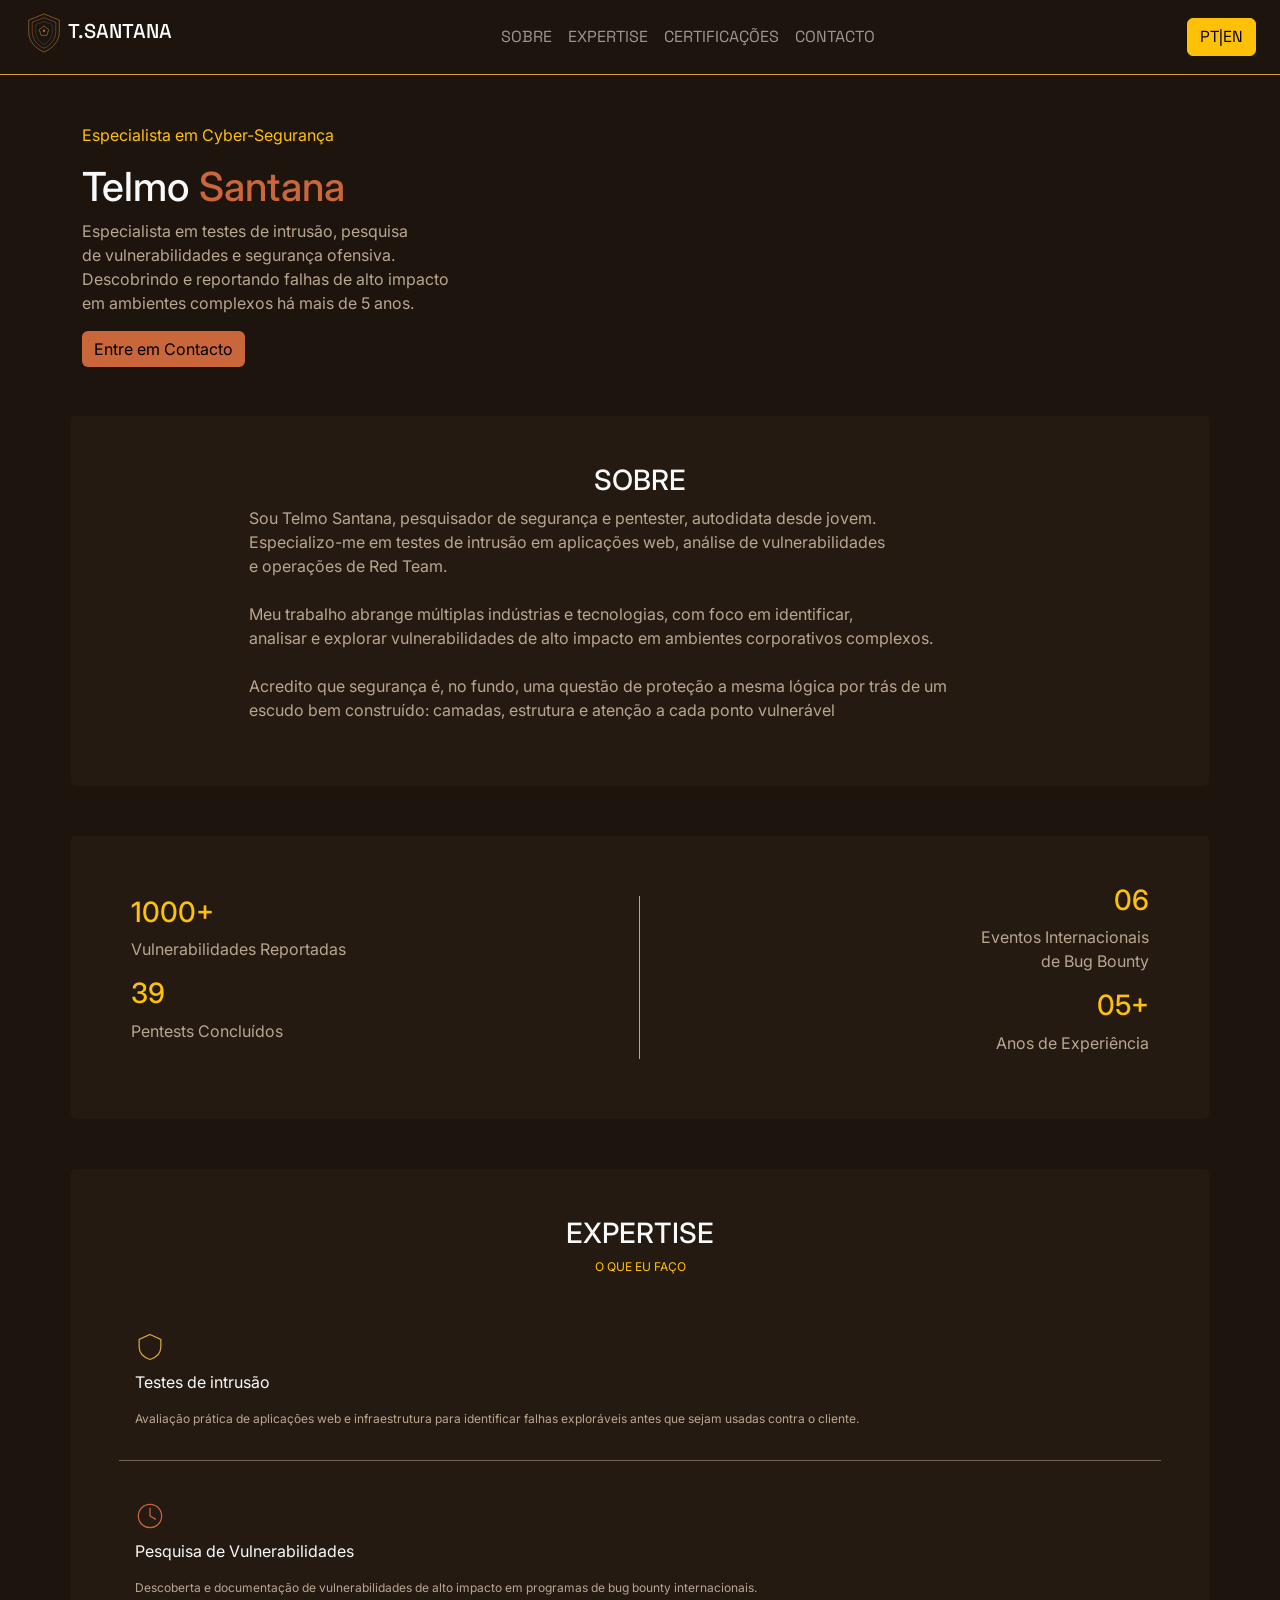
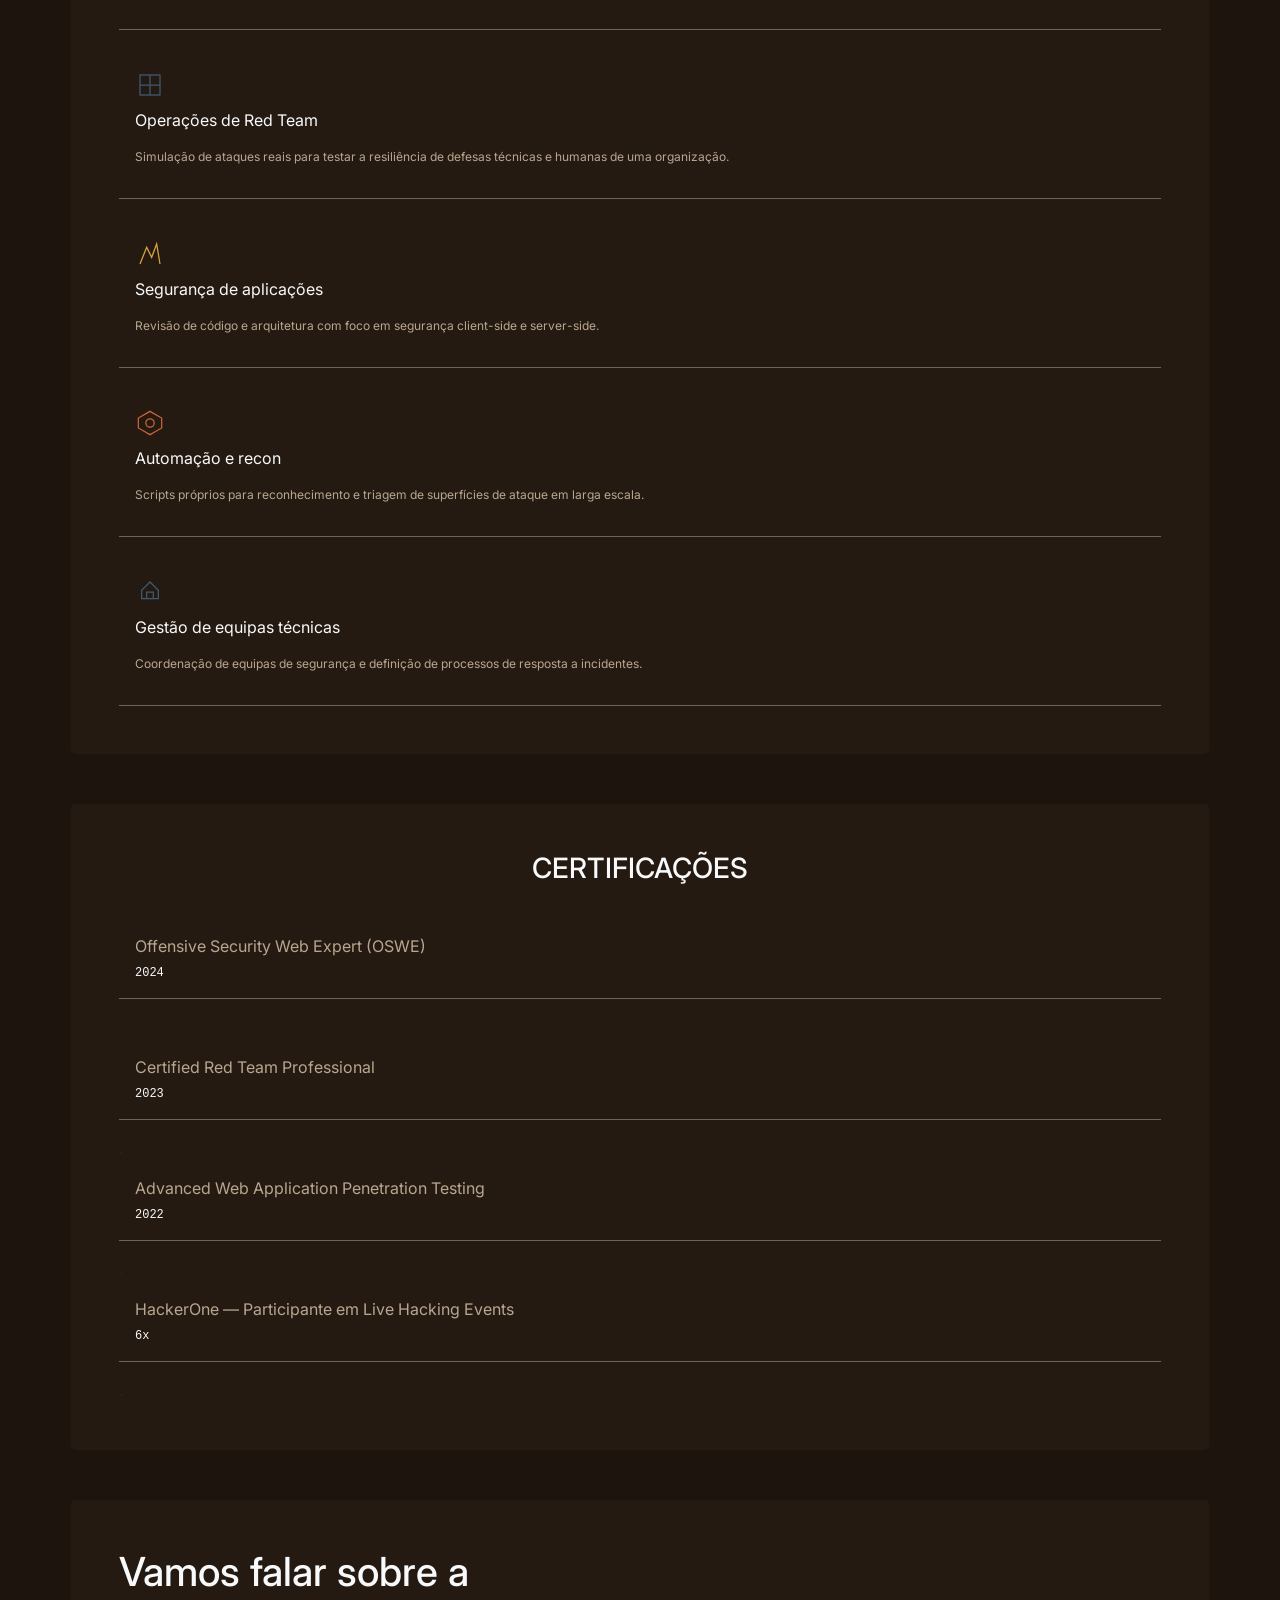
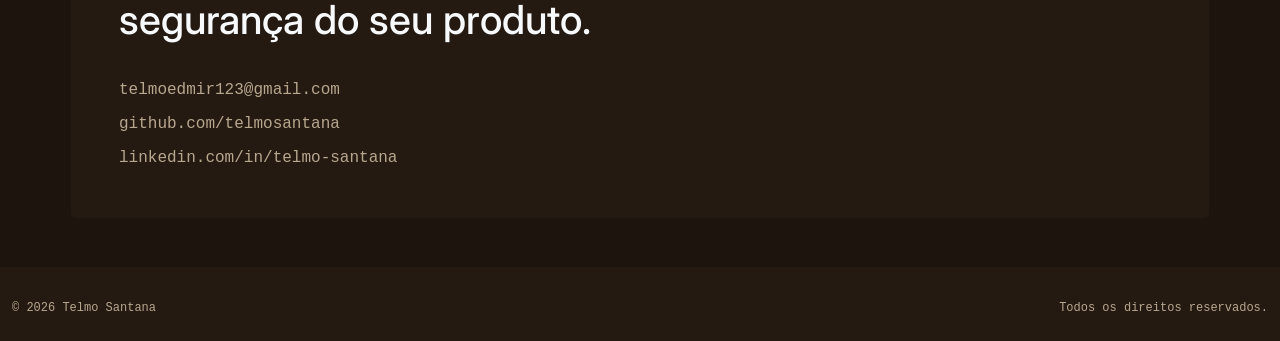
<file: docs/index.html>
<!DOCTYPE html>
<html lang="pt-br">
<head>
    <meta charset="UTF-8">
    <meta name="viewport" content="width=device-width, initial-scale=1.0">
    <link rel="stylesheet" href="bootstrap/css/bootstrap.css">
    <link rel="stylesheet" href="bootstrap/css/bootstrap-utilities.css">
    <link rel="stylesheet" href="bootstrap/css/bootstrap.css.map">
    <link href="https://fonts.googleapis.com/css2?family=Space+Grotesk:wght@400;500;700&family=Inter:wght@400;500;600&family=Space+Mono:wght@400;700&display=swap" rel="stylesheet" />
    <link rel="stylesheet" href="css/style.css">
    <link rel="shortcut icon" href="imagens/telmo-santana-logo.svg" type="image/x-icon">
    <title>Telmo Santana - Portfólio</title>
</head>
<body>
    <nav class="navbar navbar-expand-md navbar-dark">
     <h5 class="navbar-brand ms-4">
        <img src="imagens/telmo-santana-logo.svg" width="40" height="40"  alt="">
         T.SANTANA
     </h5>
     <button class="navbar-toggler me-4" type="button" data-toggle="collapse" data-target="#navbarnav" aria-controls="navbarnav" aria-expanded="false" aria-label="Toggle navigation">
    <span class="navbar-toggler-icon"></span>
    </button>

    <div class="collapse navbar-collapse" id="navbarnav">
      <ul class="navbar-nav mx-md-auto" id="nav1">
        <li class="navbar-item active"><a href="#" class="nav-link">SOBRE</a></li>
        <li class="navbar-item active"><a href="#" class="nav-link">EXPERTISE</a></li>
        <li class="navbar-item active"><a href="#" class="nav-link">CERTIFICAÇÕES</a></li>
        <li class="navbar-item active"><a href="#" class="nav-link">CONTACTO</a></li>
      </ul>

      <ul class="navbar-nav float-right me-md-4" id="nav2">
        <li class="navbar-item">
            <button class=" btn btn-warning">PT|EN</button>
        </li>
      </ul>
    </div>
    </nav>
    
    <br><br>
    <div class="container w-100 text-light" id="">
     <p class="text-warning">Especialista em Cyber-Segurança</p>
     <h1>Telmo <span class="text-terracota">Santana</span></h1>
     <p class="text-gold-light">Especialista em testes de intrusão, pesquisa <br> 
        de vulnerabilidades e segurança ofensiva. <br> 
        Descobrindo e reportando falhas de alto impacto <br>
        em ambientes complexos há mais de 5 anos.</p>
    <button class="btn btn-warning border-0 bg-terracota" id="btn1">Entre em Contacto</button>
    </div>

    <br><br>
    <div class="container w-100 mx-auto bg-dark-light card p-5">
     <h3 class="text-light text-center">SOBRE</h3>
     <div class="mx-auto w-75">
      <p class="text-gold-light">Sou Telmo Santana, pesquisador de segurança e pentester, autodidata desde jovem. <br>
      Especializo-me em testes de intrusão em aplicações web, análise de vulnerabilidades <br>
      e operações de Red Team. <br><br>

      Meu trabalho abrange múltiplas indústrias e tecnologias, com foco em identificar, <br> 
      analisar e explorar vulnerabilidades de alto impacto em ambientes corporativos complexos. <br> <br>

      Acredito que segurança é, no fundo, uma questão de proteção a mesma lógica por trás de um <br>
      escudo bem construído: camadas, estrutura e atenção a cada ponto vulnerável</p>
      </div>
    </div>

    <br><br>
    <div class="container w-100 bg-dark-light card p-5 d-md-flex flex-md-row justify-content-md-center align-items-md-center ">
      <div class="d-flex flex-column container border-right-gold w-50">
       <span>
        <h3 class="text-warning">1000+</h3>
        <p class="text-gold-light">Vulnerabilidades Reportadas</p>
       </span>
       <span>
        <h3 class="text-warning">39</h3>
        <p class="text-gold-light">Pentests Concluídos</p>
       </span>
      </div>
      <div class="d-flex flex-column text-md-end container w-50">
        <span>
          <h3 class="text-warning">06</h3>
          <p class="text-gold-light">Eventos Internacionais<br>de Bug Bounty</p>
        </span>
        <span>
          <h3 class="text-warning">05+</h3>
          <p class="text-gold-light">Anos de Experiência</p>
        </span>
      </div>
    </div>

    <br><br>
    <div class="container w-100 mx-auto bg-dark-light card p-5">
     <h3 class="text-light text-center">EXPERTISE</h3>
     <p class="text-center text-warning font-12">O QUE EU FAÇO</p>
     <br>
     <span class="w-100 border-bottom-gold-light p-3">
      <img src="imagens/01-testes-intrusao.svg" width="30" height="30" alt="">
      <p class="text-light mt-2">Testes de intrusão</p>
      <p class="text-gold-light font-12">
       Avaliação prática de aplicações web e infraestrutura para identificar falhas exploráveis antes que sejam usadas contra o cliente.
      </p>
     </span>
     <br>
     <span class="w-100 border-bottom-gold-light p-3">
      <img src="imagens/02-pesquisa-vulnerabilidades.svg" width="30" height="30" alt="">
      <p class="text-light mt-2">Pesquisa de Vulnerabilidades</p>
      <p class="text-gold-light font-12">
       Descoberta e documentação de vulnerabilidades de alto impacto em programas de bug bounty internacionais.
      </p>
     </span>
     <br>
     <span class="w-100 border-bottom-gold-light p-3">
      <img src="imagens/03-red-team.svg" width="30" height="30" alt="">
      <p class="text-light mt-2">Operações de Red Team</p>
      <p class="text-gold-light font-12">
       Simulação de ataques reais para testar a resiliência de defesas técnicas e humanas de uma organização.
      </p>
     </span>
     <br>
     <span class="w-100 border-bottom-gold-light p-3">
      <img src="imagens/04-seguranca-aplicacoes.svg" width="30" height="30" alt="">
      <p class="text-light mt-2">Segurança de aplicações</p>
      <p class="text-gold-light font-12">
       Revisão de código e arquitetura com foco em segurança client-side e server-side.
      </p>
     </span>
     <br>
     <span class="w-100 border-bottom-gold-light p-3">
      <img src="imagens/05-automacao-recon.svg" width="30" height="30" alt="">
      <p class="text-light mt-2">Automação e recon</p>
      <p class="text-gold-light font-12">
       Scripts próprios para reconhecimento e triagem de superfícies de ataque em larga escala.
      </p>
     </span>
     <br>
     <span class="w-100 border-bottom-gold-light p-3">
      <img src="imagens/06-gestao-equipas.svg" width="30" height="30" alt="">
      <p class="text-light mt-2">Gestão de equipas técnicas</p>
      <p class="text-gold-light font-12">
       Coordenação de equipas de segurança e definição de processos de resposta a incidentes.
      </p>
     </span>  
    </div>

    <br><br>
    <div class="w-100 mx-auto container card bg-dark-light p-5">
      <h3 class="text-center text-light">CERTIFICAÇÕES</h3> <br>
          <p class="text-gold-light w-100 border-bottom-gold-light p-3">Offensive Security Web Expert (OSWE)<br>
          <span class="font-monospace font-12 text-light">2024</span>
        </p>.
          <p class="text-gold-light w-100 border-bottom-gold-light p-3">Certified Red Team Professional<br>
          <span class="font-monospace font-12 text-light">2023</span>
        </p>.
          <p class="text-gold-light w-100 border-bottom-gold-light p-3">Advanced Web Application Penetration Testing<br>
          <span class="font-monospace font-12 text-light">2022</span>
        </p>.
          <p class="text-gold-light w-100 border-bottom-gold-light p-3">HackerOne — Participante em Live Hacking Events<br>
          <span class="font-monospace font-12 text-light">6x</span>
        </p>.
    </div>
     
    <br><br>
    <div class="w-100 container mx-auto card p-5 bg-dark-light">
      <h1 class="text-light">
        Vamos falar sobre a <br> segurança do seu produto.
      </h1>
        <br>
       <span class="text-light">
        <a href="#" class="text-gold-light text-decoration-none font-monospace">telmoedmir123@gmail.com</a>
       </span>
       <span class="text-light mt-2">
       <a href="#" class="text-gold-light text-decoration-none font-monospace">github.com/telmosantana</a><br>
       </span>
       <span class="text-light mt-2">
       <a href="" class="text-gold-light text-decoration-none font-monospace">linkedin.com/in/telmo-santana</a>
       </span>
    </div>

    <br><br>

    <footer class="bg-dark-light w-100 p-2 font-monospace">
      <br>
     <span class="d-flex">
      <p class="font-12 text-gold-light ms-1">&copy; 2026 Telmo Santana</p>
      <p class="font-12 text-gold-light ms-auto me-1">Todos os direitos reservados.</p>
     </span>
    </footer>

</body>
<script src="../bootstrap/js/bootstrap.js"></script>
<script src="../bootstrap/js/bootstrap.bundle.js"></script>
</html>
</file>
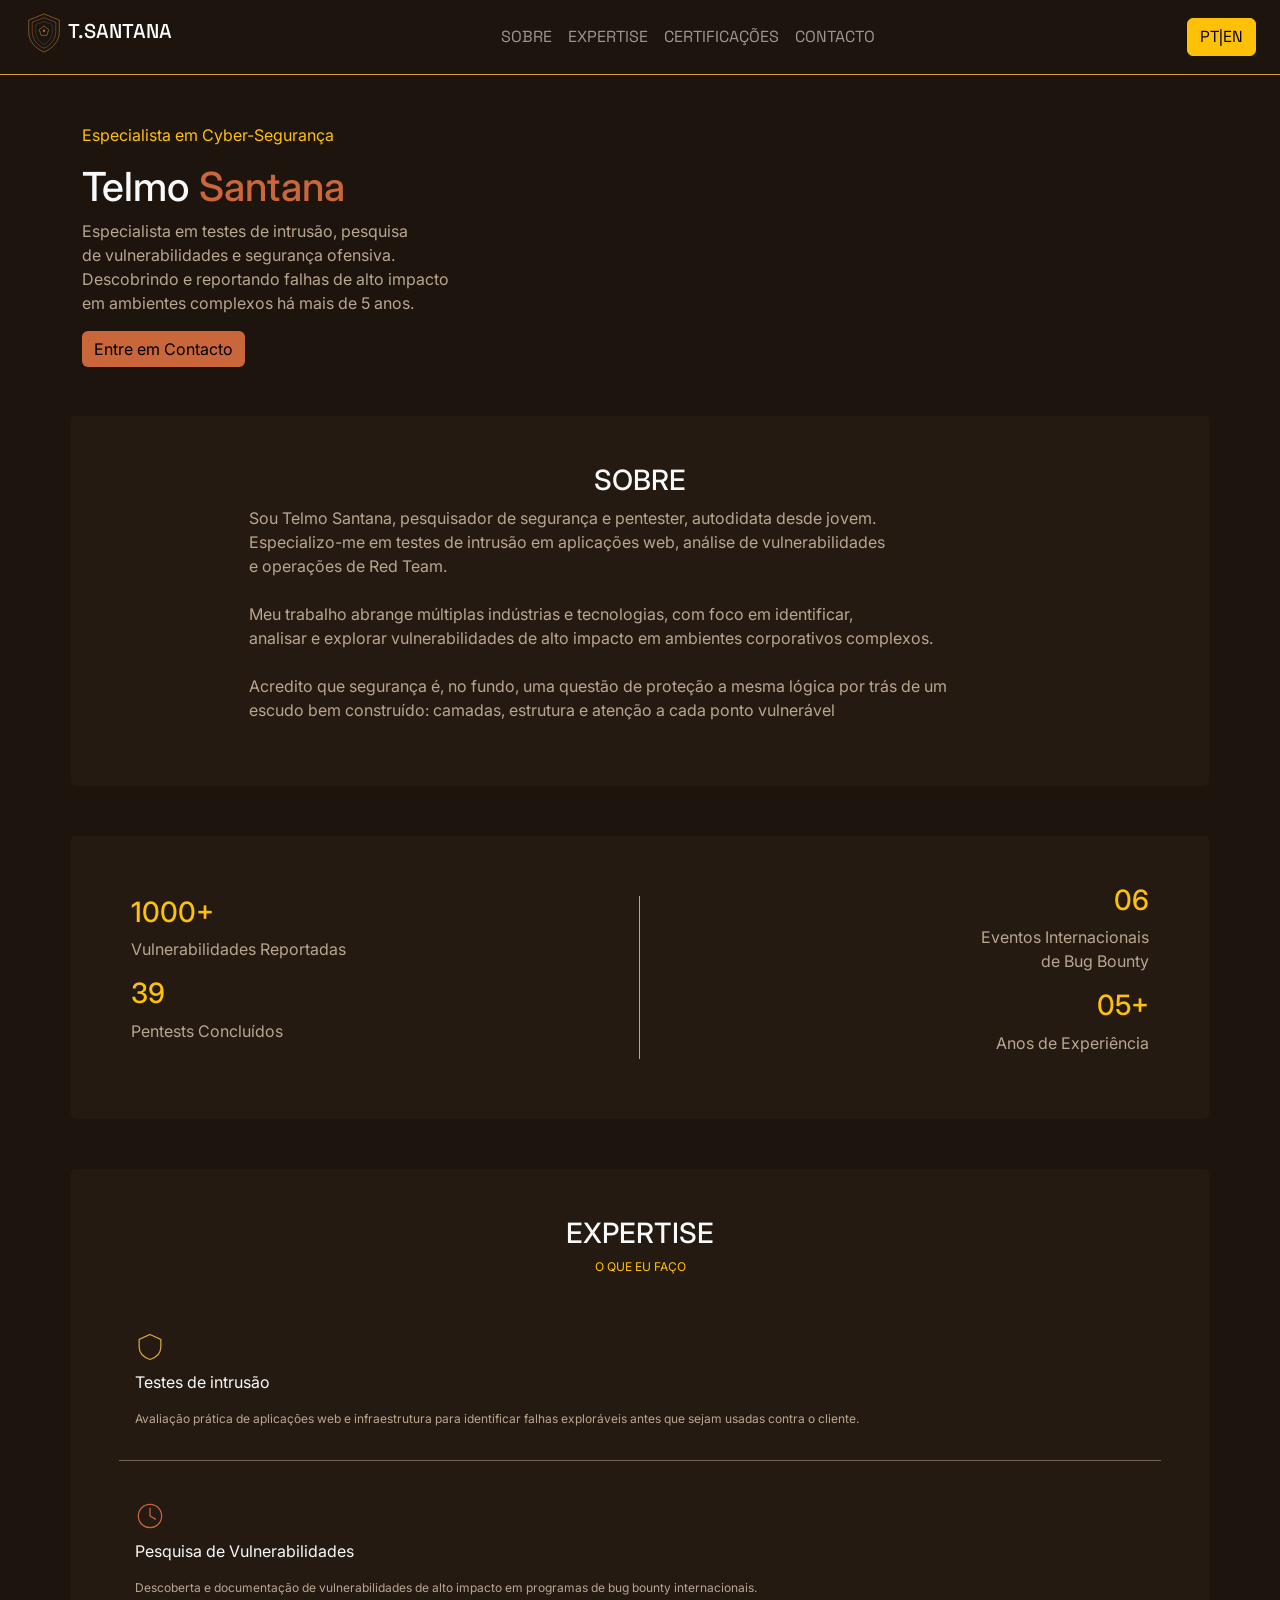
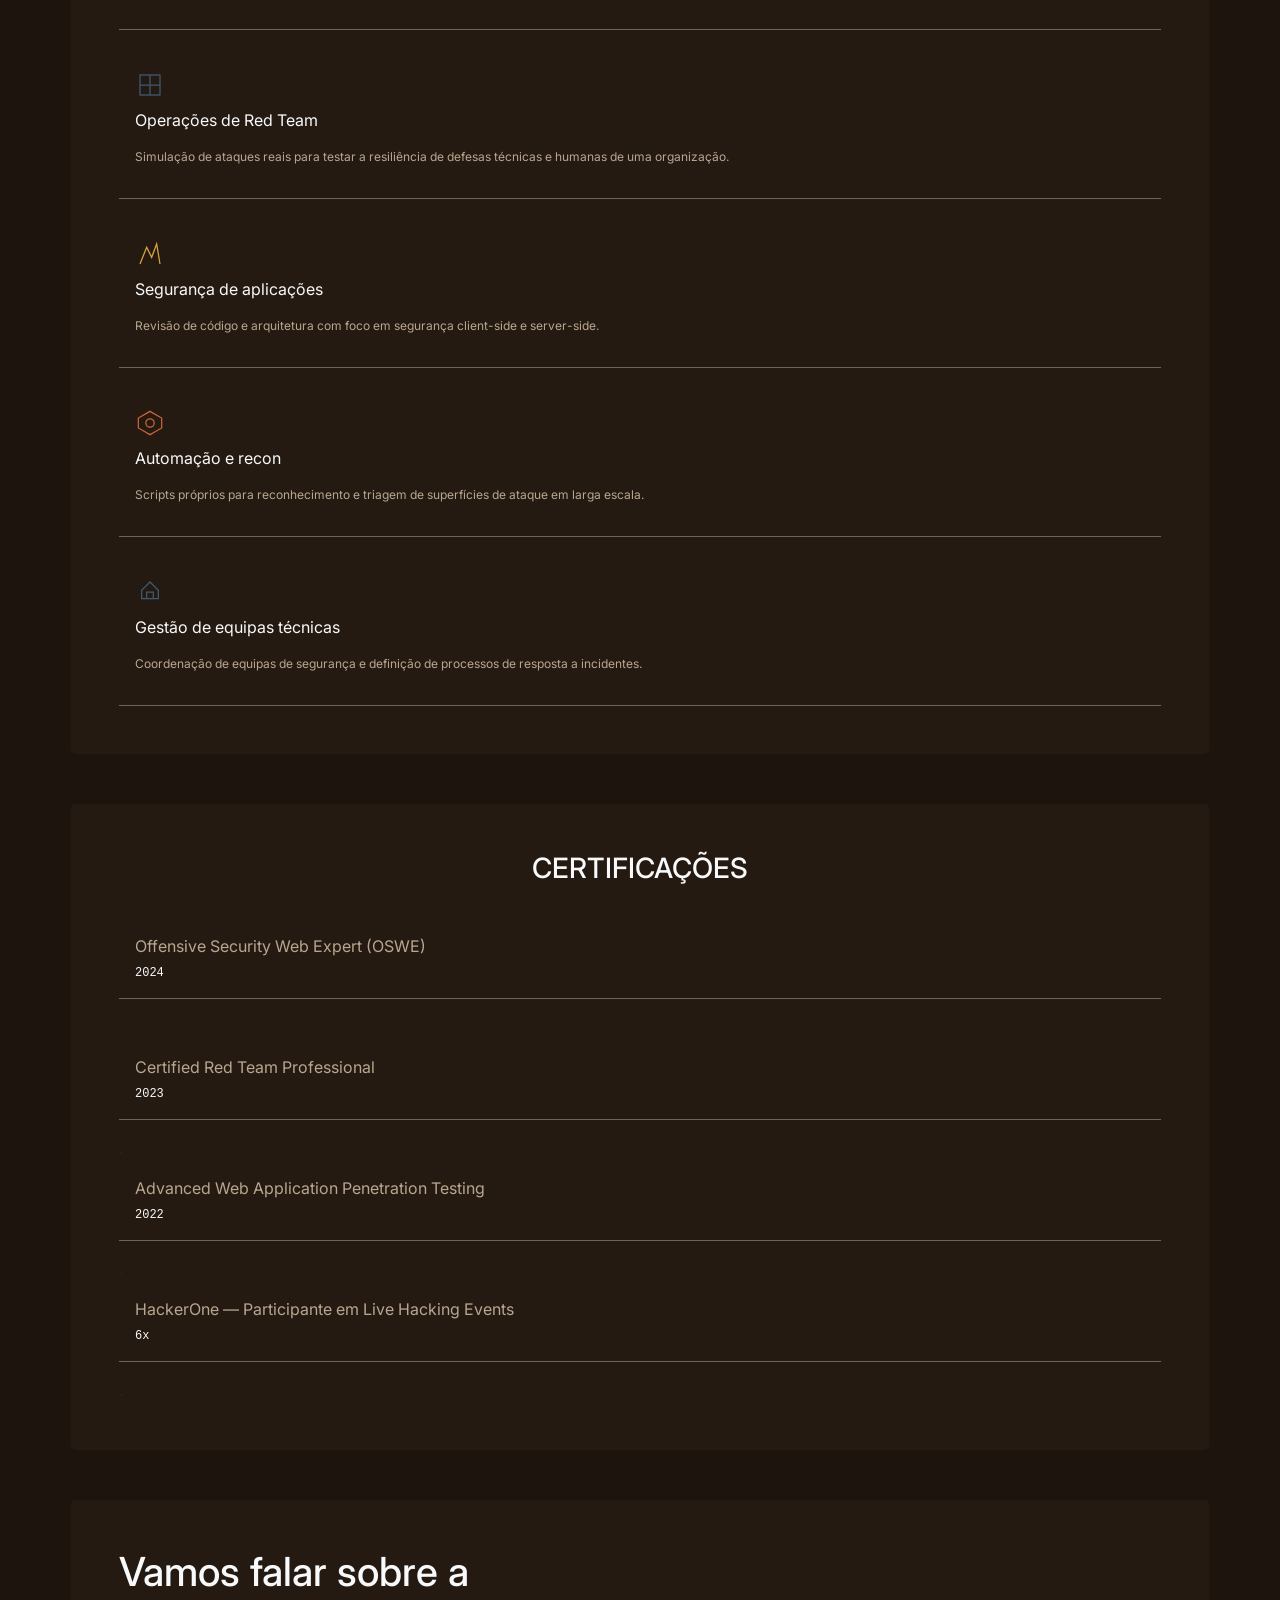
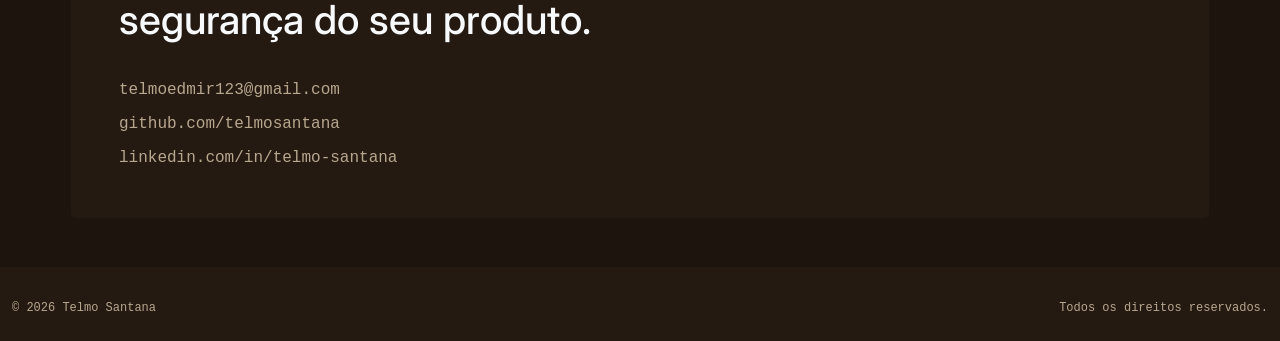
<file: html/index.html>
<!DOCTYPE html>
<html lang="pt-br">
<head>
    <meta charset="UTF-8">
    <meta name="viewport" content="width=device-width, initial-scale=1.0">
    <link rel="stylesheet" href="../bootstrap/css/bootstrap.css">
    <link rel="stylesheet" href="../bootstrap/css/bootstrap-utilities.css">
    <link rel="stylesheet" href="../bootstrap/css/bootstrap.css.map">
    <link href="https://fonts.googleapis.com/css2?family=Space+Grotesk:wght@400;500;700&family=Inter:wght@400;500;600&family=Space+Mono:wght@400;700&display=swap" rel="stylesheet" />
    <link rel="stylesheet" href="../css/style.css">
    <link rel="shortcut icon" href="../imagens/telmo-santana-logo.svg" type="image/x-icon">
    <title>Telmo Santana - Portfólio</title>
</head>
<body>
    <nav class="navbar navbar-expand-md navbar-dark">
     <h5 class="navbar-brand ms-4">
        <img src="../imagens/telmo-santana-logo.svg" width="40" height="40"  alt="">
         T.SANTANA
     </h5>
     <button class="navbar-toggler me-4" type="button" data-toggle="collapse" data-target="#navbarnav" aria-controls="navbarnav" aria-expanded="false" aria-label="Toggle navigation">
    <span class="navbar-toggler-icon"></span>
    </button>

    <div class="collapse navbar-collapse" id="navbarnav">
      <ul class="navbar-nav mx-md-auto" id="nav1">
        <li class="navbar-item active"><a href="#" class="nav-link">SOBRE</a></li>
        <li class="navbar-item active"><a href="#" class="nav-link">EXPERTISE</a></li>
        <li class="navbar-item active"><a href="#" class="nav-link">CERTIFICAÇÕES</a></li>
        <li class="navbar-item active"><a href="#" class="nav-link">CONTACTO</a></li>
      </ul>

      <ul class="navbar-nav float-right me-md-4" id="nav2">
        <li class="navbar-item">
            <button class=" btn btn-warning">PT|EN</button>
        </li>
      </ul>
    </div>
    </nav>
    
    <br><br>
    <div class="container w-100 text-light" id="">
     <p class="text-warning">Especialista em Cyber-Segurança</p>
     <h1>Telmo <span class="text-terracota">Santana</span></h1>
     <p class="text-gold-light">Especialista em testes de intrusão, pesquisa <br> 
        de vulnerabilidades e segurança ofensiva. <br> 
        Descobrindo e reportando falhas de alto impacto <br>
        em ambientes complexos há mais de 5 anos.</p>
    <button class="btn btn-warning border-0 bg-terracota" id="btn1">Entre em Contacto</button>
    </div>

    <br><br>
    <div class="container w-100 mx-auto bg-dark-light card p-5">
     <h3 class="text-light text-center">SOBRE</h3>
     <div class="mx-auto w-75">
      <p class="text-gold-light">Sou Telmo Santana, pesquisador de segurança e pentester, autodidata desde jovem. <br>
      Especializo-me em testes de intrusão em aplicações web, análise de vulnerabilidades <br>
      e operações de Red Team. <br><br>

      Meu trabalho abrange múltiplas indústrias e tecnologias, com foco em identificar, <br> 
      analisar e explorar vulnerabilidades de alto impacto em ambientes corporativos complexos. <br> <br>

      Acredito que segurança é, no fundo, uma questão de proteção a mesma lógica por trás de um <br>
      escudo bem construído: camadas, estrutura e atenção a cada ponto vulnerável</p>
      </div>
    </div>

    <br><br>
    <div class="container w-100 bg-dark-light card p-5 d-md-flex flex-md-row justify-content-md-center align-items-md-center ">
      <div class="d-flex flex-column container border-right-gold w-50">
       <span>
        <h3 class="text-warning">1000+</h3>
        <p class="text-gold-light">Vulnerabilidades Reportadas</p>
       </span>
       <span>
        <h3 class="text-warning">39</h3>
        <p class="text-gold-light">Pentests Concluídos</p>
       </span>
      </div>
      <div class="d-flex flex-column text-md-end container w-50">
        <span>
          <h3 class="text-warning">06</h3>
          <p class="text-gold-light">Eventos Internacionais<br>de Bug Bounty</p>
        </span>
        <span>
          <h3 class="text-warning">05+</h3>
          <p class="text-gold-light">Anos de Experiência</p>
        </span>
      </div>
    </div>

    <br><br>
    <div class="container w-100 mx-auto bg-dark-light card p-5">
     <h3 class="text-light text-center">EXPERTISE</h3>
     <p class="text-center text-warning font-12">O QUE EU FAÇO</p>
     <br>
     <span class="w-100 border-bottom-gold-light p-3">
      <img src="../imagens/01-testes-intrusao.svg" width="30" height="30" alt="">
      <p class="text-light mt-2">Testes de intrusão</p>
      <p class="text-gold-light font-12">
       Avaliação prática de aplicações web e infraestrutura para identificar falhas exploráveis antes que sejam usadas contra o cliente.
      </p>
     </span>
     <br>
     <span class="w-100 border-bottom-gold-light p-3">
      <img src="../imagens/02-pesquisa-vulnerabilidades.svg" width="30" height="30" alt="">
      <p class="text-light mt-2">Pesquisa de Vulnerabilidades</p>
      <p class="text-gold-light font-12">
       Descoberta e documentação de vulnerabilidades de alto impacto em programas de bug bounty internacionais.
      </p>
     </span>
     <br>
     <span class="w-100 border-bottom-gold-light p-3">
      <img src="../imagens/03-red-team.svg" width="30" height="30" alt="">
      <p class="text-light mt-2">Operações de Red Team</p>
      <p class="text-gold-light font-12">
       Simulação de ataques reais para testar a resiliência de defesas técnicas e humanas de uma organização.
      </p>
     </span>
     <br>
     <span class="w-100 border-bottom-gold-light p-3">
      <img src="../imagens/04-seguranca-aplicacoes.svg" width="30" height="30" alt="">
      <p class="text-light mt-2">Segurança de aplicações</p>
      <p class="text-gold-light font-12">
       Revisão de código e arquitetura com foco em segurança client-side e server-side.
      </p>
     </span>
     <br>
     <span class="w-100 border-bottom-gold-light p-3">
      <img src="../imagens/05-automacao-recon.svg" width="30" height="30" alt="">
      <p class="text-light mt-2">Automação e recon</p>
      <p class="text-gold-light font-12">
       Scripts próprios para reconhecimento e triagem de superfícies de ataque em larga escala.
      </p>
     </span>
     <br>
     <span class="w-100 border-bottom-gold-light p-3">
      <img src="../imagens/06-gestao-equipas.svg" width="30" height="30" alt="">
      <p class="text-light mt-2">Gestão de equipas técnicas</p>
      <p class="text-gold-light font-12">
       Coordenação de equipas de segurança e definição de processos de resposta a incidentes.
      </p>
     </span>  
    </div>

    <br><br>
    <div class="w-100 mx-auto container card bg-dark-light p-5">
      <h3 class="text-center text-light">CERTIFICAÇÕES</h3> <br>
          <p class="text-gold-light w-100 border-bottom-gold-light p-3">Offensive Security Web Expert (OSWE)<br>
          <span class="font-monospace font-12 text-light">2024</span>
        </p>.
          <p class="text-gold-light w-100 border-bottom-gold-light p-3">Certified Red Team Professional<br>
          <span class="font-monospace font-12 text-light">2023</span>
        </p>.
          <p class="text-gold-light w-100 border-bottom-gold-light p-3">Advanced Web Application Penetration Testing<br>
          <span class="font-monospace font-12 text-light">2022</span>
        </p>.
          <p class="text-gold-light w-100 border-bottom-gold-light p-3">HackerOne — Participante em Live Hacking Events<br>
          <span class="font-monospace font-12 text-light">6x</span>
        </p>.
    </div>
     
    <br><br>
    <div class="w-100 container mx-auto card p-5 bg-dark-light">
      <h1 class="text-light">
        Vamos falar sobre a <br> segurança do seu produto.
      </h1>
        <br>
       <span class="text-light">
        <a href="#" class="text-gold-light text-decoration-none font-monospace">telmoedmir123@gmail.com</a>
       </span>
       <span class="text-light mt-2">
       <a href="#" class="text-gold-light text-decoration-none font-monospace">github.com/telmosantana</a><br>
       </span>
       <span class="text-light mt-2">
       <a href="" class="text-gold-light text-decoration-none font-monospace">linkedin.com/in/telmo-santana</a>
       </span>
    </div>

    <br><br>

    <footer class="bg-dark-light w-100 p-2 font-monospace">
      <br>
     <span class="d-flex">
      <p class="font-12 text-gold-light ms-1">&copy; 2026 Telmo Santana</p>
      <p class="font-12 text-gold-light ms-auto me-1">Todos os direitos reservados.</p>
     </span>
    </footer>

</body>
<script src="../bootstrap/js/bootstrap.js"></script>
<script src="../bootstrap/js/bootstrap.bundle.js"></script>
</html>
</file>
<file: docs/css/style.css>
*{
    margin: 0;
    padding: 0;
}

body{
    background-color: #1D140E;
    font-family: 'Inter';
}

.navbar-brand{
    margin-left: 5px;
}

nav
{
    border-bottom: 1px solid #D9A441;
    font-family: 'Space Grotesk';
    width: 100%;
}

.bg-dark-light
{
   background-color: #251A12;
}

.bg-terracota
{
   background-color: #C9663A;
}


.text-gold-light
{
   color: #B8A78F;
}


.text-terracota
{
   color: #C9663A;
}

.font-12
{
  font-size: 12px;
}

.font-space-mono
{
   font-family: 'Space Mono';
}

.container-bordas
{
   border: 1px solid;
   border-radius: 5px;
}

.border-top-gold-light
{
  border-top: 1px solid #b8a78f86;
}

.border-bottom-gold-light
{
  border-bottom: 1px solid #b8a78f86;
}




@media (max-width:768px)
{

}

@media (min-width:769px)
{
   .border-right-gold
   {
      border-right: 1px solid #D9A441;
   }
}
</file>
<file: css/style.css>
*{
    margin: 0;
    padding: 0;
}

body{
    background-color: #1D140E;
    font-family: 'Inter';
}

.navbar-brand{
    margin-left: 5px;
}

nav
{
    border-bottom: 1px solid #D9A441;
    font-family: 'Space Grotesk';
    width: 100%;
}

.bg-dark-light
{
   background-color: #251A12;
}

.bg-terracota
{
   background-color: #C9663A;
}


.text-gold-light
{
   color: #B8A78F;
}


.text-terracota
{
   color: #C9663A;
}

.font-12
{
  font-size: 12px;
}

.font-space-mono
{
   font-family: 'Space Mono';
}

.container-bordas
{
   border: 1px solid;
   border-radius: 5px;
}

.border-top-gold-light
{
  border-top: 1px solid #b8a78f86;
}

.border-bottom-gold-light
{
  border-bottom: 1px solid #b8a78f86;
}




@media (max-width:768px)
{

}

@media (min-width:769px)
{
   .border-right-gold
   {
      border-right: 1px solid #D9A441;
   }
}
</file>
